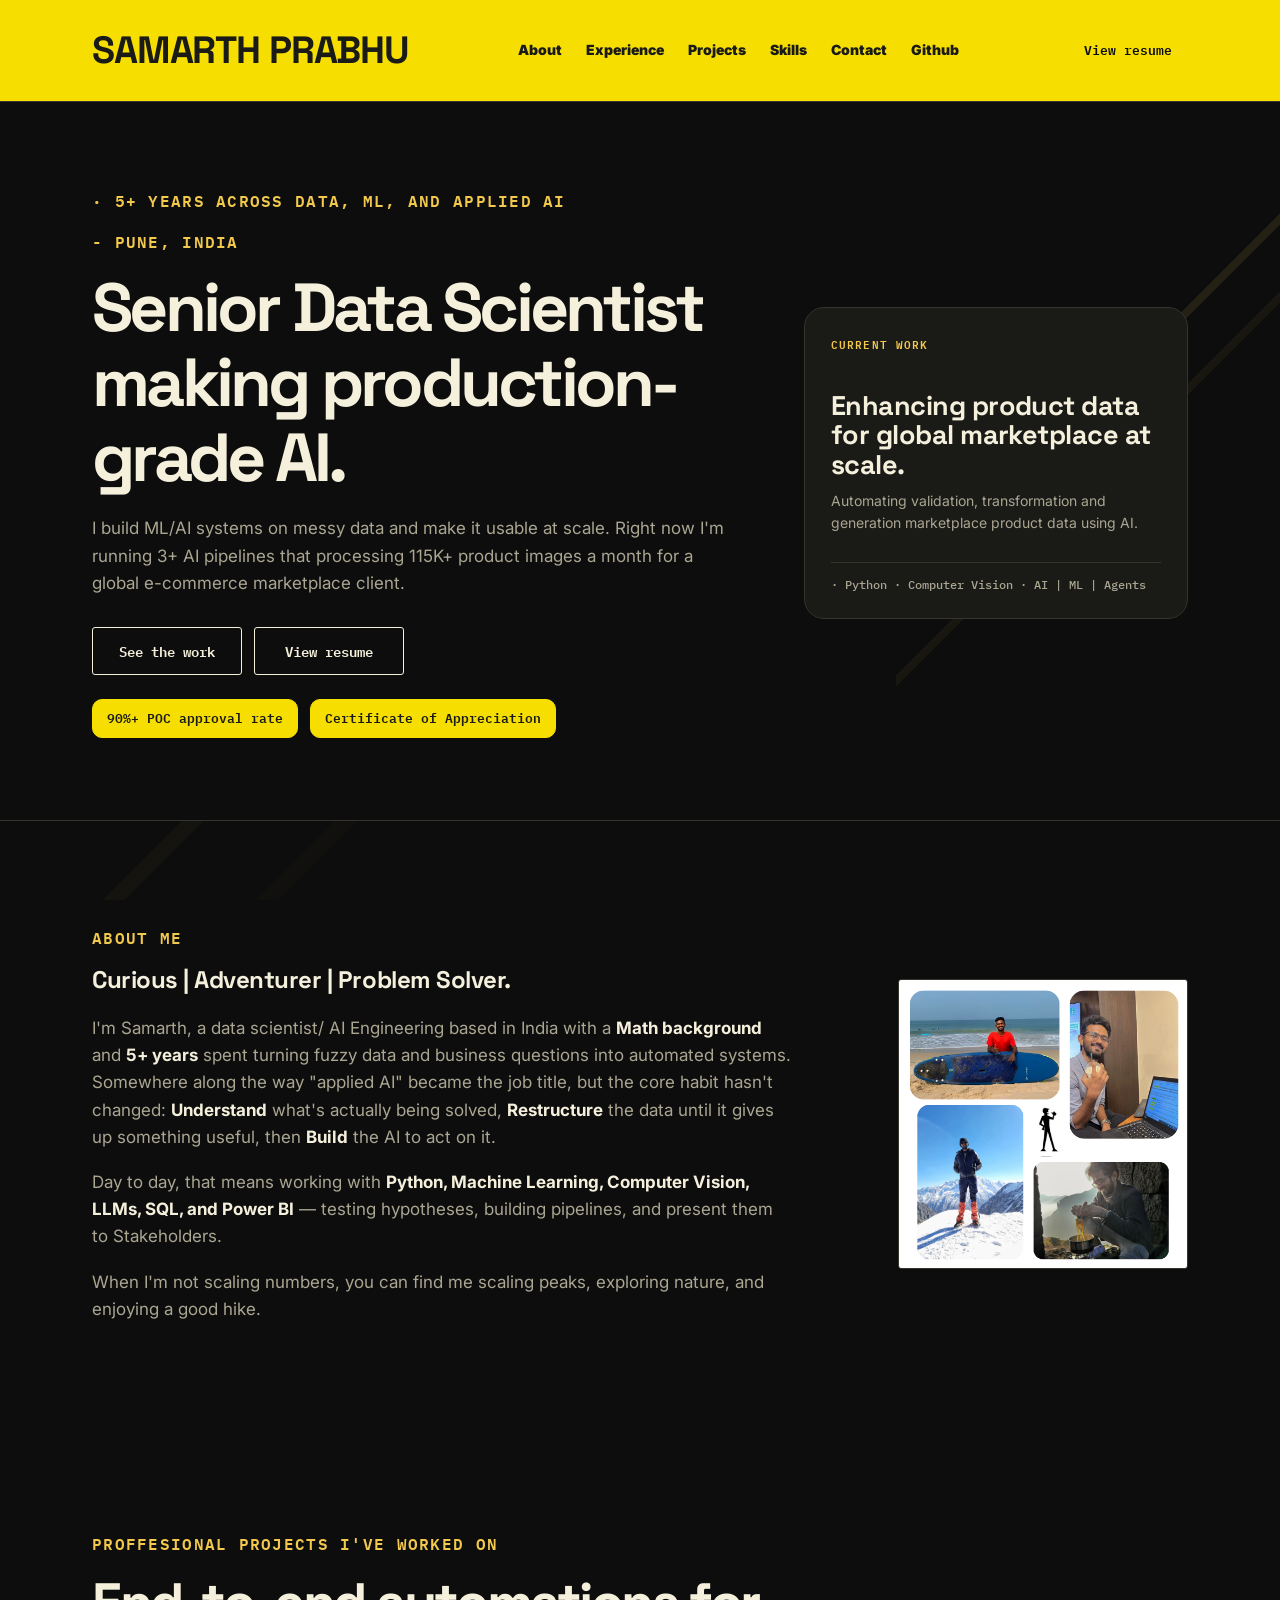
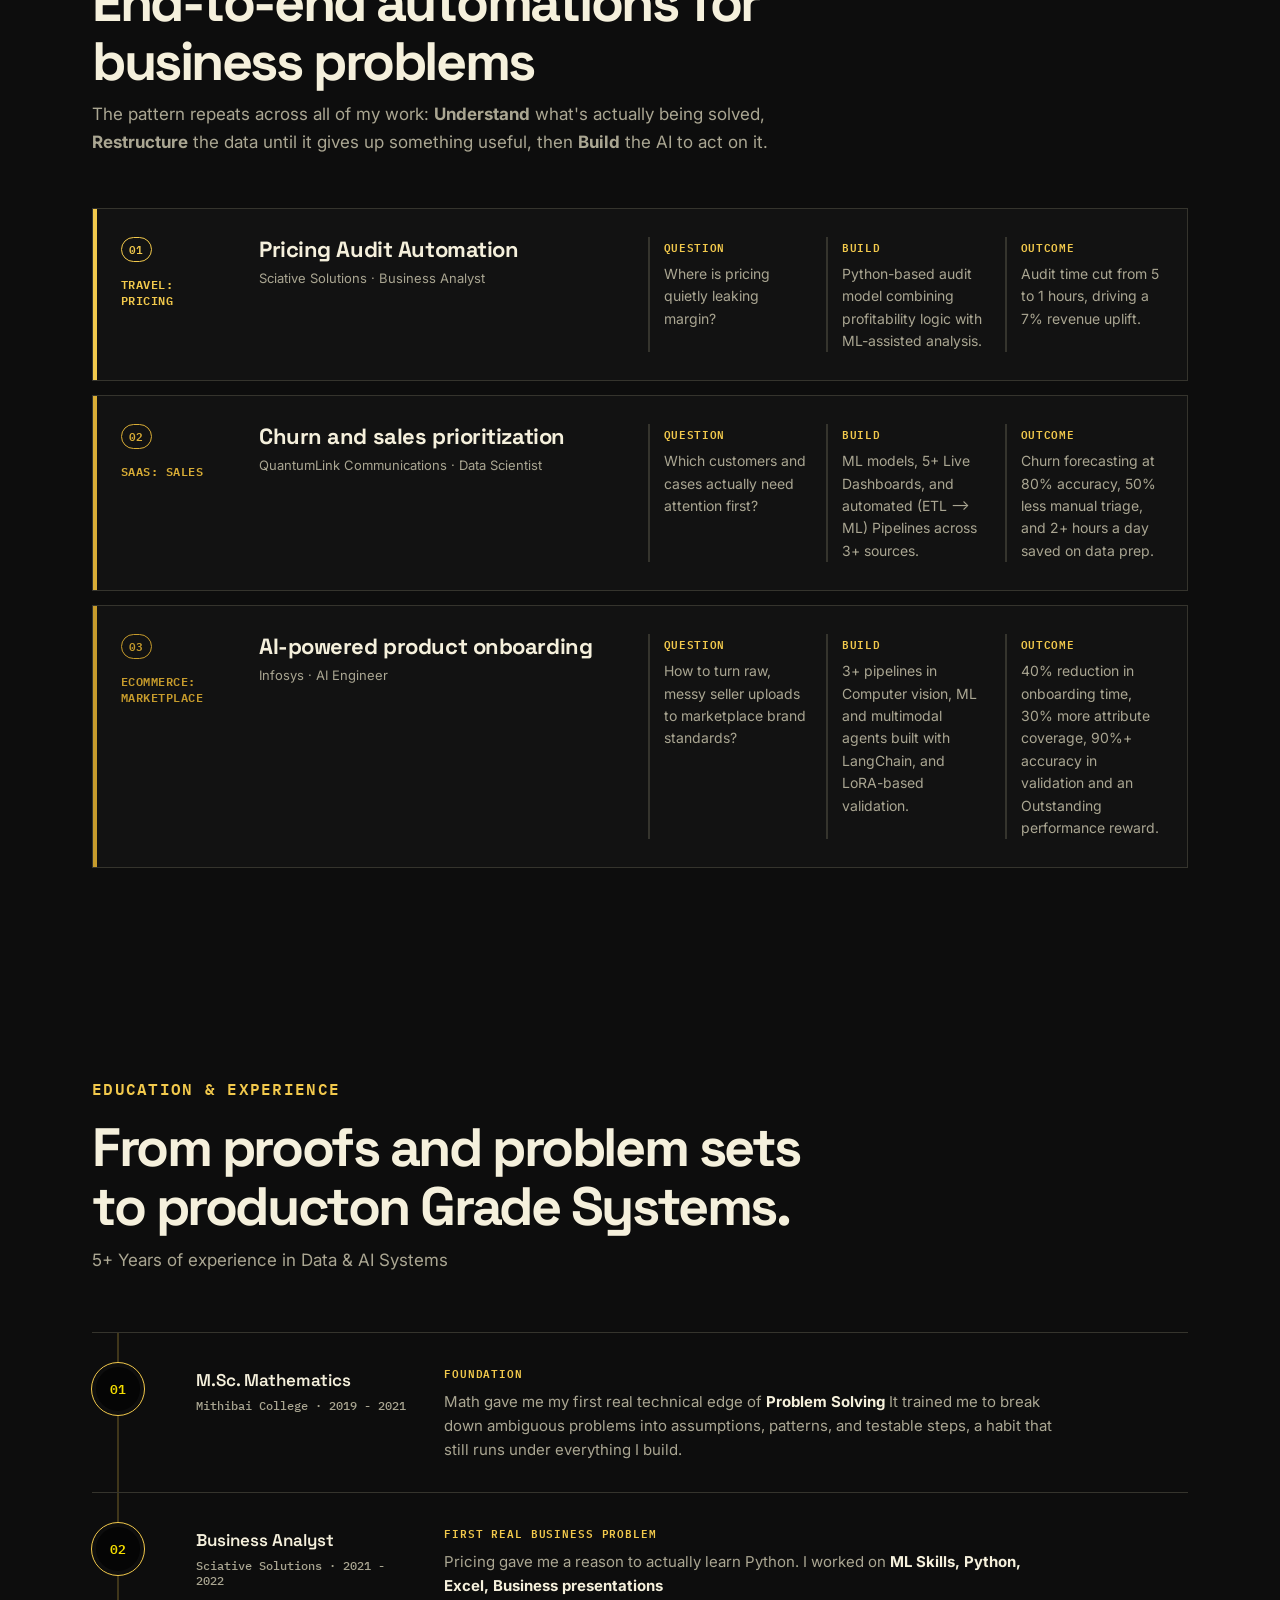
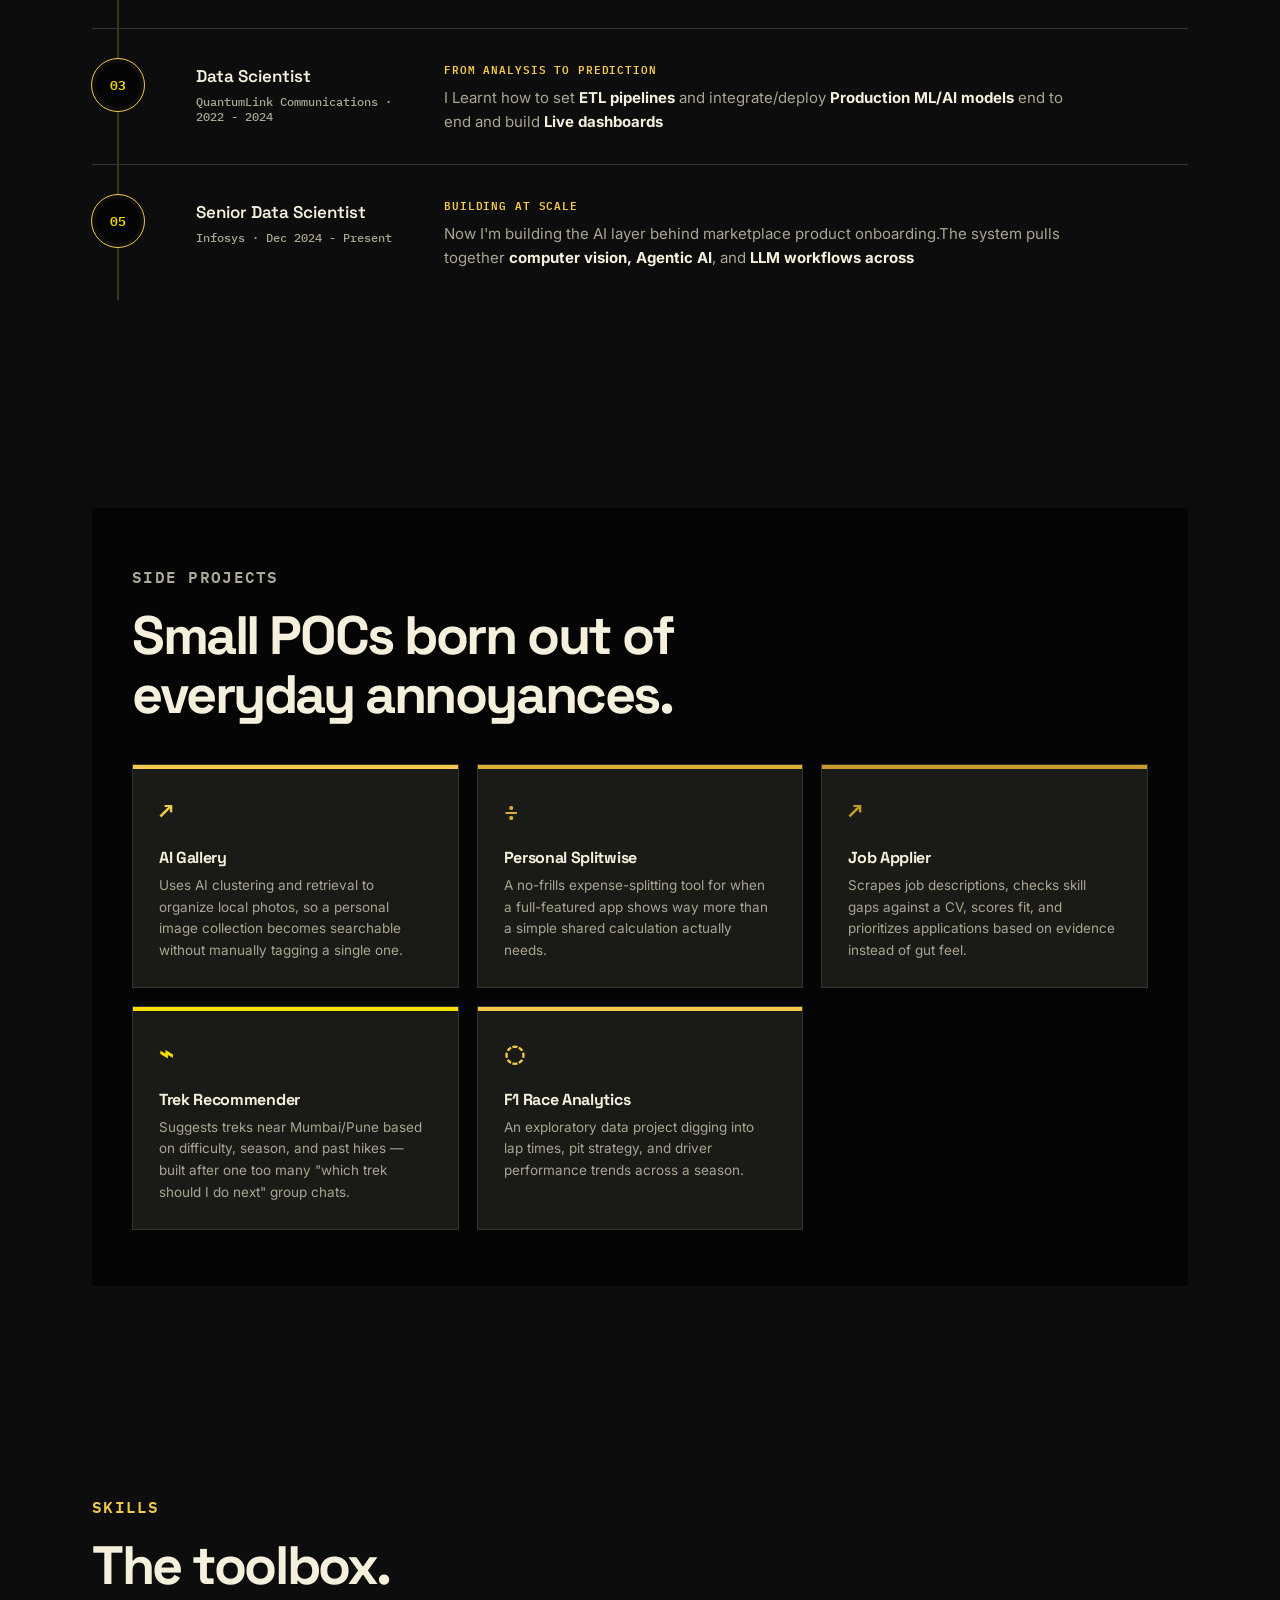
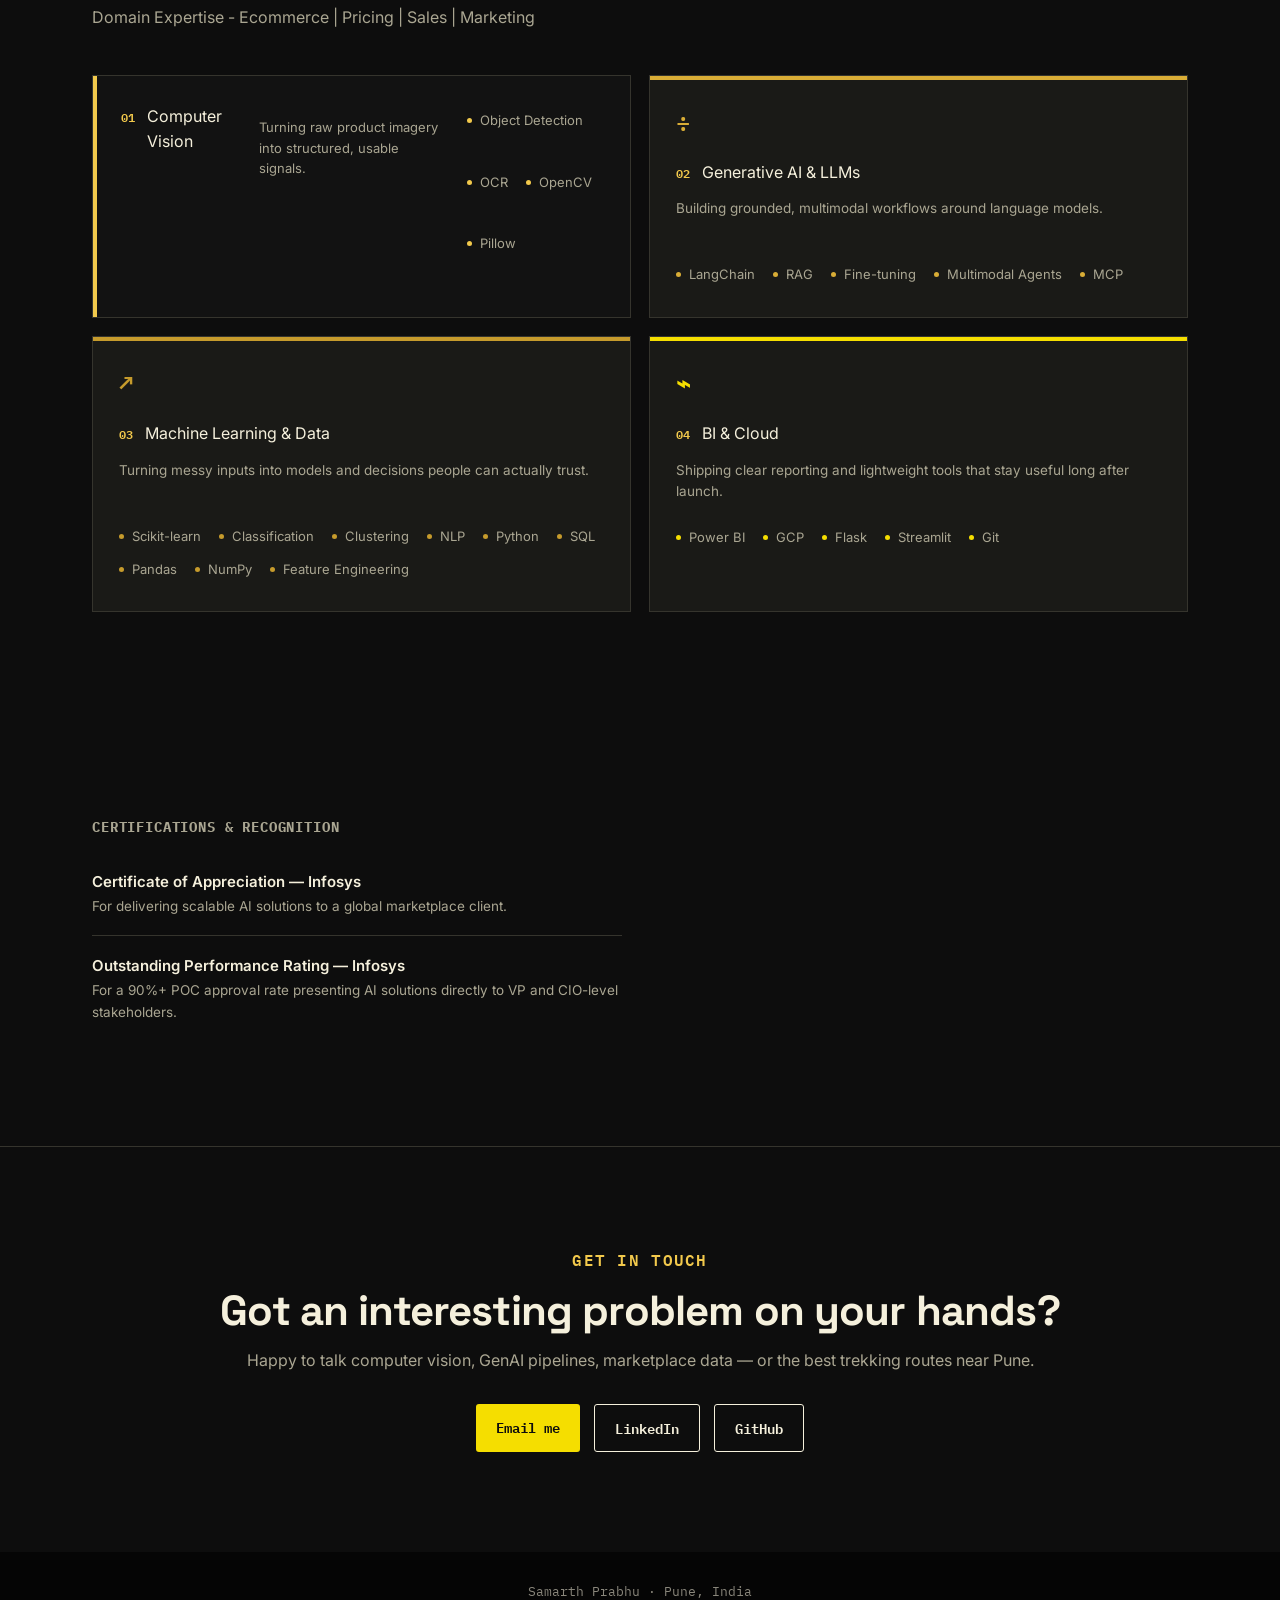
<file: index.html>
﻿<!DOCTYPE html>
<html lang="en">
<head>
<meta charset="UTF-8">
<meta name="viewport" content="width=device-width, initial-scale=1.0">
<title>Samarth Prabhu, Senior Data Scientist, Applied AI & Computer Vision</title>
<meta name="description" content="Samarth Prabhu — Senior Data Scientist building computer vision and GenAI pipelines for e-commerce.">
<link rel="preconnect" href="https://fonts.googleapis.com">
<link rel="preconnect" href="https://fonts.gstatic.com" crossorigin>
<link href="https://fonts.googleapis.com/css2?family=Space+Grotesk:wght@500;600;700&family=Inter:wght@400;500;600&family=IBM+Plex+Mono:wght@500;600&display=swap" rel="stylesheet">
<link rel="stylesheet" href="styles.css">
</head>
<body>

<!--NAVIGATION-->
<header class="nav">
  <div class="nav-inner">
    <div class="logo"><strong>SAMARTH PRABHU</strong></div>
    <nav class="links">
      <a href="#about">About</a>
      <a href="#experience">Experience</a>
      <a href="#projects">Projects</a>
      <a href="#skills">Skills</a>
      <a href="#contact">Contact</a>
      <a href="https://github.com/Samarth745?tab=repositories" target="_blank">Github</a>
    </nav>
    <a href="resume/Samarth_Prabhu_CV.pdf" target="_blank" rel="noopener noreferrer" class="nav-cta">View resume</a>
  </div>
</header>

<!-- INTRO -->
<section class="hero">
  <div class="wrap">
    <div class="hero-copy">
      <div class="eyebrow">· 5+ years across data, ML, and applied AI</div>
      <div class="eyebrow"> -  Pune, India </div>
      <h1>Senior Data Scientist making <span class="">production-grade AI</span>.</h1>
      <p class="sub">I build ML/AI systems on messy data and make it usable at scale. 
        Right now I'm running 3+ AI pipelines that processing 115K+ product images a month for a global e-commerce marketplace client.</p>
      <div class="hero-cta">
        <a href="#experience" class="btn btn-secondary">See the work</a>
        <a href="resume/Samarth_Prabhu_CV.pdf" target="_blank" rel="noopener noreferrer" class="btn btn-secondary">View resume</a>
      </div>
      <div class="hero-badges">
        <span class="badge b1">90%+ POC approval rate</span>
        <span class="badge b2">Certificate of Appreciation</span>
      </div>
    </div>
    <aside class="hero-panel" aria-label="Current focus">
      <div class="hero-panel-label">Current Work</div>
      <h2>Enhancing product data for global marketplace at scale.</h2>
      <p>Automating validation, transformation and generation marketplace product data using AI.</p>
      <div class="hero-panel-line">· Python · Computer Vision · AI | ML | Agents</div>
    </aside>
  </div>
</section>

<section id="about">
  <div class="wrap">
    <div class="about-layout">
      <div>
        <div class="eyebrow">About me</div>
        <h2>Curious | Adventurer | Problem Solver.</h2>
        <div class="about-copy">
          <p>I'm Samarth, a data scientist/ AI Engineering based in India 
            with a <strong>Math background</strong> and <strong>5+ years</strong> 
            spent turning fuzzy data and business questions into automated systems. 
            Somewhere along the way "applied AI" became the job title, but the core habit hasn't changed: 
             <strong>Understand</strong> what's actually being solved, 
             <strong>Restructure</strong> the data until it gives up something useful, 
            then <strong>Build</strong> the AI to act on it.</p>
          <p>Day to day, that means working with <strong>Python, Machine Learning, Computer Vision, LLMs, SQL, and Power BI</strong>
             — testing hypotheses, building pipelines, and present them to Stakeholders.</p>
          <p>When I'm not scaling numbers, you can find me scaling peaks, exploring nature, 
            and enjoying a good hike.</p>
        </div>
      </div>
      <img class="about-image" src="images/image_compaliion.png" alt="Samarth Prabhu working and exploring outdoors">
    </div>
  </div>
</section>

<!--PROJECTS-->
<section id="projects">
  <div class="wrap">
    <div class="sec-head">
      <div class="eyebrow">Proffesional Projects I've worked on</div>
      <h2>End-to-end automations for business problems</h2>
      <p class="workflow-intro">The pattern repeats across all of my work: 
        <strong>Understand</strong> what's actually being solved, 
             <strong>Restructure</strong> the data until it gives up something useful, 
            then <strong>Build</strong> the AI to act on it. </p>


    </div>
    <div class="workflow-list">
      <article class="workflow">
        <div class="workflow-number">TRAVEL: PRICING</div>
        <div><h3>Pricing Audit Automation</h3>
          <p class="workflow-sub">Sciative Solutions · Business Analyst</p></div>
        <div class="workflow-detail">
          <div><strong>Question</strong><span>Where is pricing quietly leaking margin?</span></div>
          <div><strong>Build</strong><span>Python-based audit model combining profitability logic with ML-assisted analysis.</span></div>
          <div><strong>Outcome</strong><span>Audit time cut from 5 to 1 hours, driving a 7% revenue uplift.</span></div>
        </div>
      </article>
      <article class="workflow">
        <div class="workflow-number">SAAS: SALES</div>
        <div><h3>Churn and sales prioritization</h3><p class="workflow-sub">QuantumLink Communications · Data Scientist</p></div>
        <div class="workflow-detail">
          <div><strong>Question</strong><span>Which customers and cases actually need attention first?</span></div>
          <div><strong>Build</strong><span>ML models, 5+ Live Dashboards, and automated (ETL --> ML) Pipelines across 3+ sources.</span></div>
          <div><strong>Outcome</strong><span>Churn forecasting at 80% accuracy, 50% less manual triage,
             and 2+ hours a day saved on data prep.</span></div>
        </div>
      </article>
      <article class="workflow">
        <div class="workflow-number">ECOMMERCE: MARKETPLACE</div>
        <div><h3>AI-powered product onboarding</h3><p class="workflow-sub">Infosys · AI Engineer</p></div>
        <div class="workflow-detail">
          <div><strong>Question</strong><span>How to turn raw, messy seller uploads to marketplace brand standards?</span></div>
          <div><strong>Build</strong><span>3+ pipelines in Computer vision, ML and multimodal agents built with LangChain, and LoRA-based validation.</span></div>
          <div><strong>Outcome</strong><span>40% reduction in onboarding time, 30% more attribute coverage,
            90%+ accuracy in validation and an Outstanding performance reward.</span></div>
        </div>
      </article>
    </div>
  </div>
</section>

<!--JOURNEY-->
<section id="experience">
  <div class="wrap">
    <div class="sec-head">
      <div class="eyebrow">Education & Experience</div>
      <h2>From proofs and problem sets to producton Grade Systems.</h2>
      <p class="journey-intro">5+ Years of experience in Data & AI Systems</p>
    </div>
    <div class="journey" aria-label="Career timeline">
      <article class="journey-step">
        <div class="journey-index">01</div>
        <div class="journey-heading"><div class="journey-role">M.Sc. Mathematics</div><div class="journey-place">Mithibai College · 2019 - 2021</div></div>
        <div class="journey-copy"><span class="journey-label">Foundation</span>Math gave me my first real technical edge of <strong>Problem Solving</strong> It trained me to break down ambiguous problems into assumptions, patterns, and testable steps, 
          a habit that still runs under everything I build.</div>
      </article>
      <article class="journey-step">
        <div class="journey-index">02</div>
        <div class="journey-heading"><div class="journey-role">Business Analyst</div><div class="journey-place">Sciative Solutions · 2021 - 2022</div></div>
        <div class="journey-copy"><span class="journey-label">First real business problem</span>Pricing gave me a reason to actually learn Python. I worked on <strong>ML Skills, Python, Excel, Business presentations</strong></div>
      </article>
      <article class="journey-step">
        <div class="journey-index">03</div>
        <div class="journey-heading"><div class="journey-role">Data Scientist</div><div class="journey-place">QuantumLink Communications · 2022 - 2024</div></div>
        <div class="journey-copy"><span class="journey-label">From analysis to prediction</span>I Learnt how to set <strong>ETL pipelines</strong> and integrate/deploy <strong>Production ML/AI models</strong> end to end and build <strong>Live dashboards</strong></div>
      </article>
      
      <article class="journey-step">
        <div class="journey-index">05</div>
        <div class="journey-heading"><div class="journey-role">Senior Data Scientist</div><div class="journey-place">Infosys · Dec 2024 - Present</div></div>
        <div class="journey-copy"><span class="journey-label">Building at scale</span>Now I'm building the AI layer behind marketplace product onboarding.The system pulls together <strong>computer vision, Agentic AI</strong>, and <strong>LLM workflows across</strong></div>
      </article>
    </div>
  </div>
</section>

<!--SIDE PROJECTS-->
<section>
  <div class="wrap">
    <div class="side-wrap">
      <div class="sec-head">
        <div class="eyebrow eyebrow-light">Side Projects</div>
        <h2>Small POCs born out of everyday annoyances.</h2>
      </div>
      <div class="side-content">
        <div class="sticker-grid">
        <div class="sticker-card">
          <span class="emoji">🖼️</span>
          <h4>AI Gallery</h4>
          <p>Uses AI clustering and retrieval to organize local photos, so a personal image collection becomes searchable without manually tagging a single one.</p>
        </div>
        <div class="sticker-card">
          <span class="emoji">➗</span>
          <h4>Personal Splitwise</h4>
          <p>A no-frills expense-splitting tool for when a full-featured app shows way more than a simple shared calculation actually needs.</p>
        </div>
        <div class="sticker-card">
          <span class="emoji">🔗</span>
          <h4>Job Applier</h4>
          <p>Scrapes job descriptions, checks skill gaps against a CV, scores fit, and prioritizes applications based on evidence instead of gut feel.</p>
        </div>
        <div class="sticker-card">
          <span class="emoji">🥾</span>
          <h4>Trek Recommender</h4>
          <p>Suggests treks near Mumbai/Pune based on difficulty, season, and past hikes — built after one too many "which trek should I do next" group chats.</p>
        </div>
        <div class="sticker-card">
          <span class="emoji">🏎️</span>
          <h4>F1 Race Analytics</h4>
          <p>An exploratory data project digging into lap times, pit strategy, and driver performance trends across a season.</p>
        </div>
        </div>
      </div>
    </div>
  </div>
</section>

<!--SKILLS -->
<section id="skills">
  <div class="wrap">
    <div class="sec-head">
      <div class="eyebrow">Skills</div>
      <h2>The toolbox.</h2>
      <p>Domain Expertise - Ecommerce | Pricing | Sales | Marketing</p>
    </div>
    <div class="toolbox-grid">
    <div class="workflow">
      <div class="cat-heading"><span class="cat-number">01</span><span class="cat-name">Computer Vision</span></div>
      <p class="cat-summary">Turning raw product imagery into structured, usable signals.</p>
      <div class="pill-row">
        <span class="pill c1">Object Detection</span><span class="pill c1">OCR</span><span class="pill c1">OpenCV</span><span class="pill c1">Pillow</span>
      </div>
    </div>
    <div class="sticker-card">
      <div class="cat-heading"><span class="cat-number">02</span><span class="cat-name">Generative AI & LLMs</span></div>
      <p class="cat-summary">Building grounded, multimodal workflows around language models.</p>
      <div class="pill-row">
        <span class="pill c2">LangChain</span><span class="pill c2">RAG</span><span class="pill c2">Fine-tuning</span><span class="pill c2">Multimodal Agents</span><span class="pill c2">MCP</span>
      </div>
    </div>
    <div class="sticker-card">
      <div class="cat-heading"><span class="cat-number">03</span><span class="cat-name">Machine Learning & Data</span></div>
      <p class="cat-summary">Turning messy inputs into models and decisions people can actually trust.</p>
      <div class="pill-row">
        <span class="pill c3">Scikit-learn</span><span class="pill c3">Classification</span><span class="pill c3">Clustering</span><span class="pill c3">NLP</span><span class="pill c3">Python</span><span class="pill c3">SQL</span><span class="pill c3">Pandas</span><span class="pill c3">NumPy</span><span class="pill c3">Feature Engineering</span>
      </div>
    </div>
    <div class="sticker-card">
      <div class="cat-heading"><span class="cat-number">04</span><span class="cat-name">BI & Cloud</span></div>
      <p class="cat-summary">Shipping clear reporting and lightweight tools that stay useful long after launch.</p>
      <div class="pill-row">
        <span class="pill c4">Power BI</span><span class="pill c4">GCP</span><span class="pill c4">Flask</span><span class="pill c4">Streamlit</span><span class="pill c4">Git</span>
      </div>
    </div>

  </div>
</section>

<!--CERTIFICATIONS & EDUCATION-->
<section>
  <div class="wrap">
    <div class="two-col">
      <div class="list-block">
        <h3>Certifications & Recognition</h3>
        <div class="list-item">
          <div class="t1">Certificate of Appreciation — Infosys</div>
          <div class="t2">For delivering scalable AI solutions to a global marketplace client.</div>
        </div>
        <div class="list-item">
          <div class="t1">Outstanding Performance Rating — Infosys</div>
          <div class="t2">For a 90%+ POC approval rate presenting AI solutions directly to VP and CIO-level stakeholders.</div>
        </div>

        </div>
        
      </div>
    </div>
  </div>
</section>

<!--CONTACT-->
<section id="contact" class="contact">
  <div class="wrap">
    <div class="eyebrow">Get in touch</div>
    <h2>Got an interesting problem on your hands?</h2>
    <p>Happy to talk computer vision, GenAI pipelines, marketplace data — or the best trekking routes near Pune.</p>
    <div class="contact-links">
      <a href="mailto:prabhusamarth001@gmail.com" class="btn btn-primary">Email me</a>
      <a href="https://www.linkedin.com/in/samarth-prabhu/" target="_blank" rel="noopener noreferrer" class="btn btn-secondary">LinkedIn</a>
      <a href="https://github.com/samarth745" target="_blank" rel="noopener noreferrer" class="btn btn-secondary">GitHub</a>
    </div>
  </div>
</section>

<footer>Samarth Prabhu · Pune, India</footer>

  <script src="script.js" defer></script>
</body>
</html>
</file>
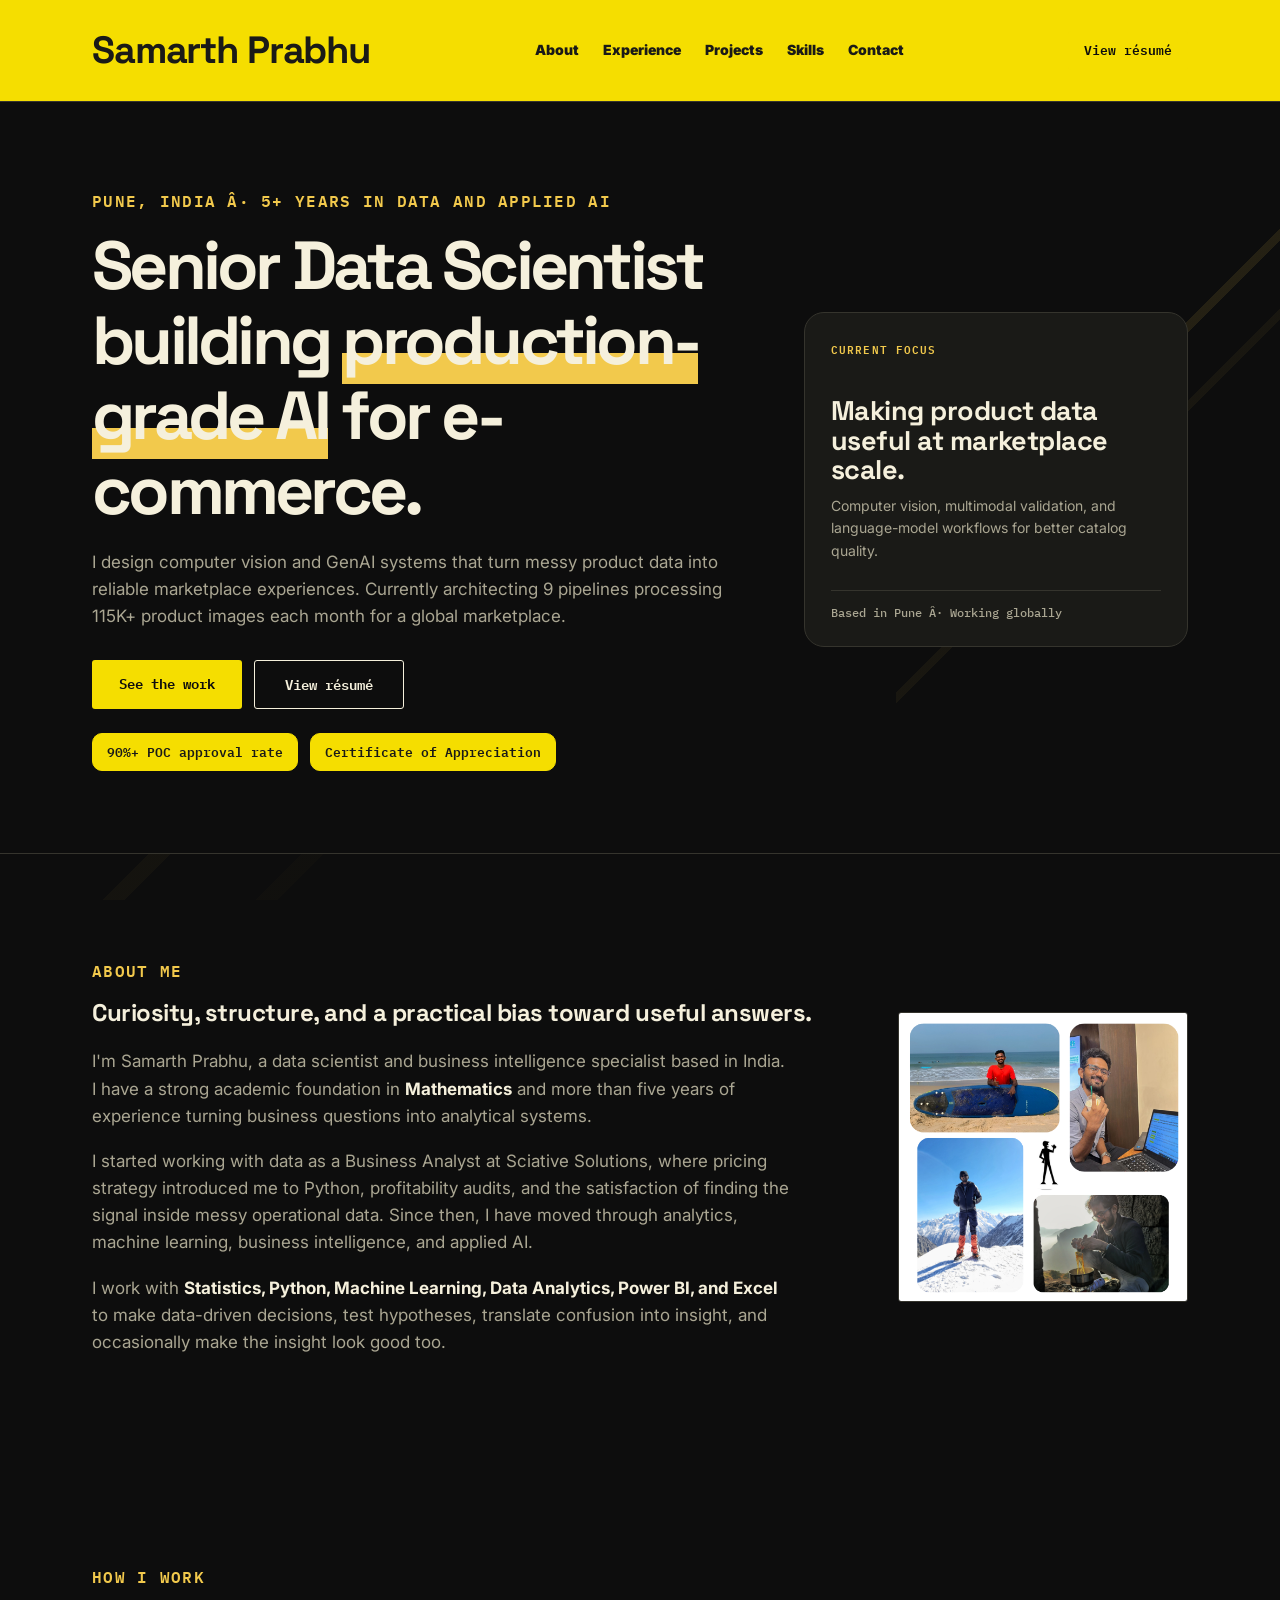
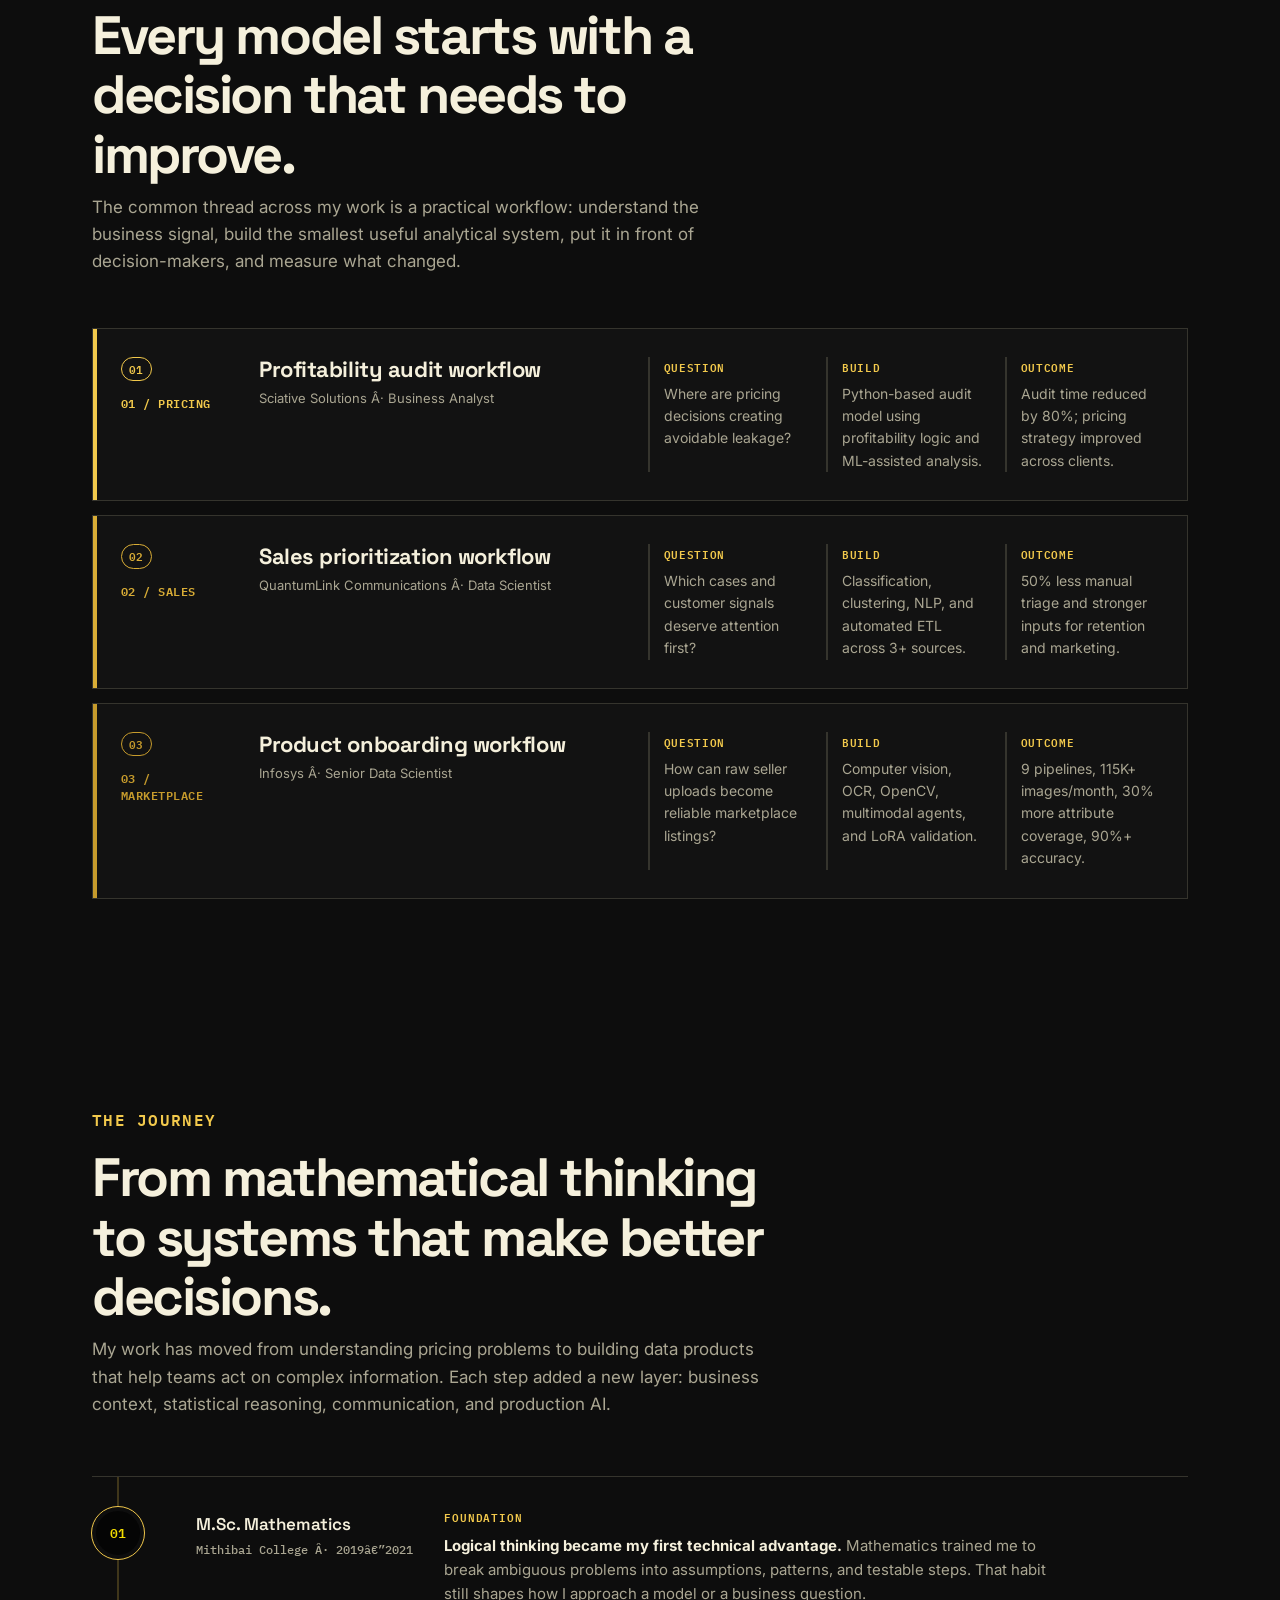
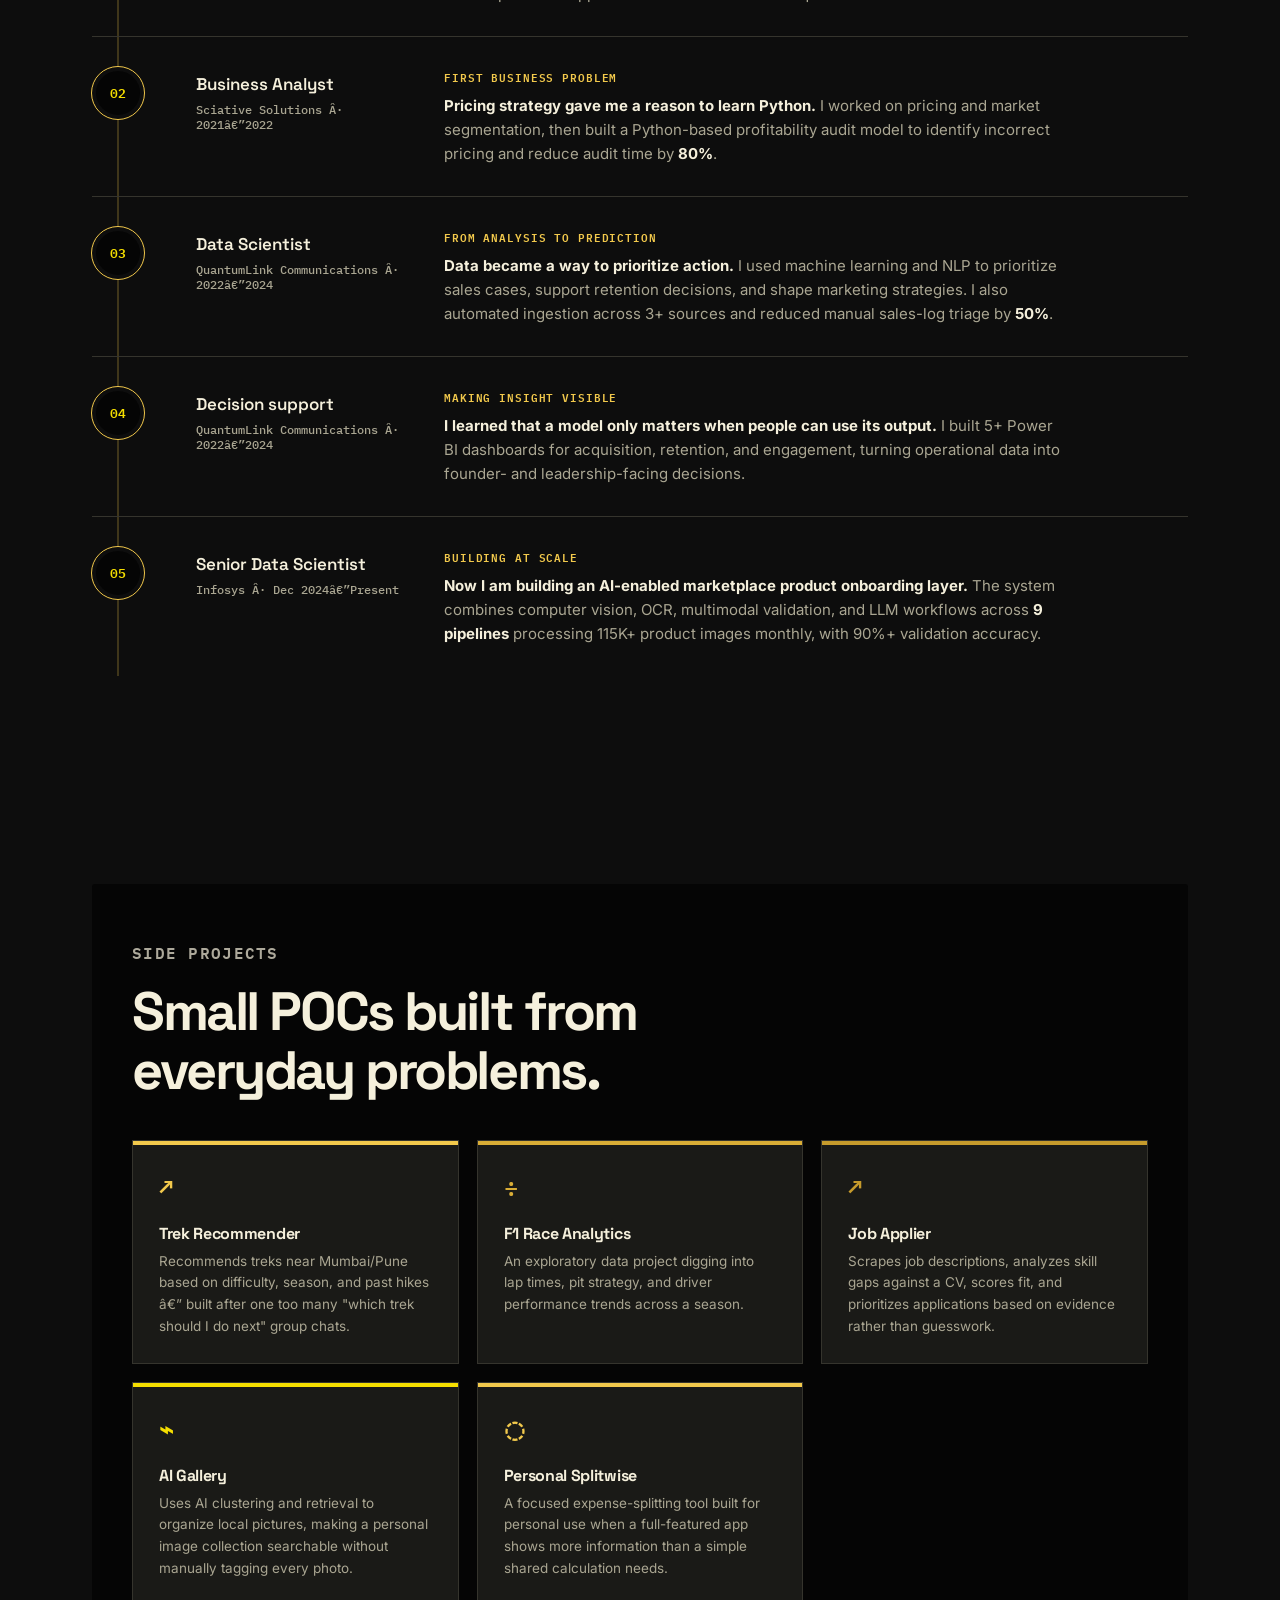
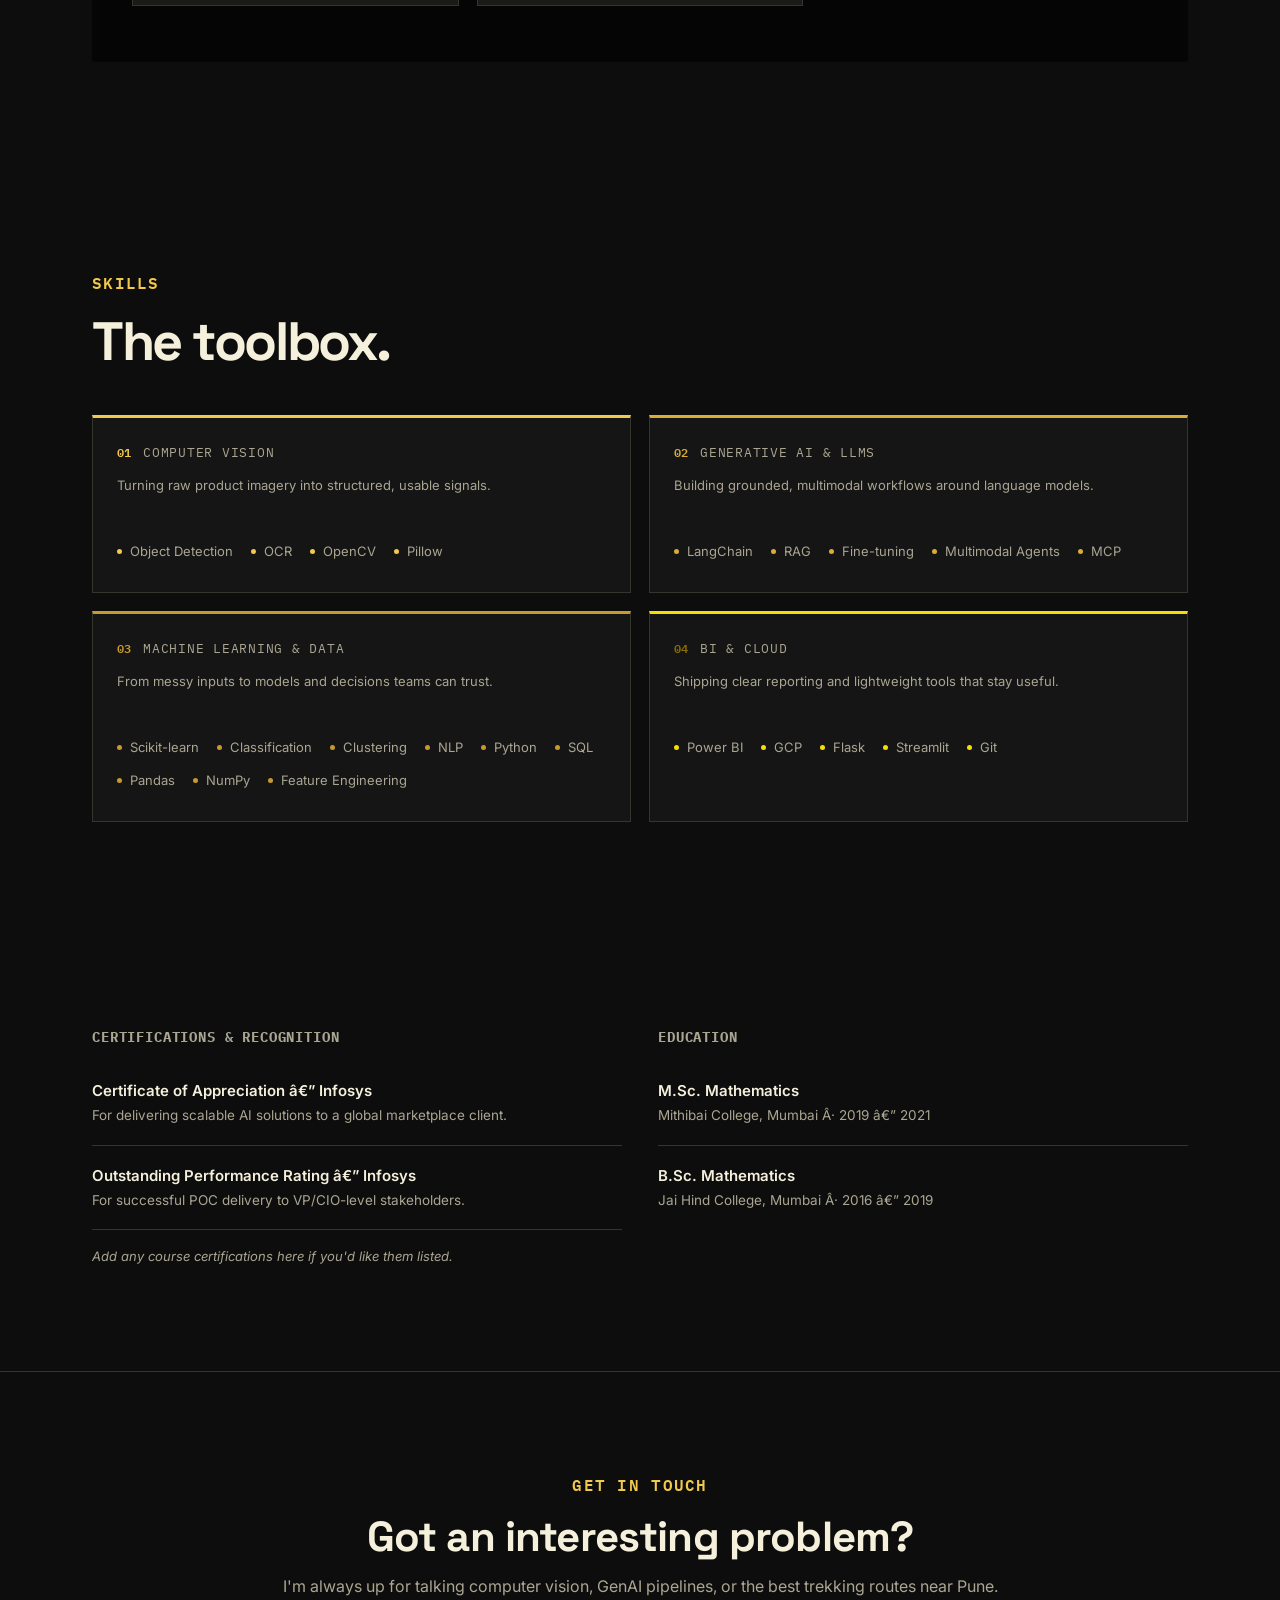
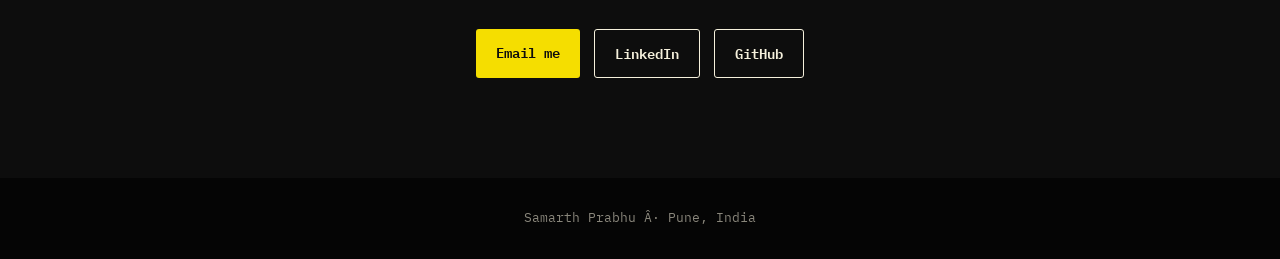
<file: website.html>
﻿<!DOCTYPE html>
<html lang="en">
<head>
<meta charset="UTF-8">
<meta name="viewport" content="width=device-width, initial-scale=1.0">
<title>Samarth Prabhu â€” Senior Data Scientist, Applied AI & Computer Vision</title>
<meta name="description" content="Samarth Prabhu â€” Senior Data Scientist building computer vision and GenAI pipelines for e-commerce.">
<link rel="preconnect" href="https://fonts.googleapis.com">
<link rel="preconnect" href="https://fonts.gstatic.com" crossorigin>
<link href="https://fonts.googleapis.com/css2?family=Space+Grotesk:wght@500;600;700&family=Inter:wght@400;500;600&family=IBM+Plex+Mono:wght@500;600&display=swap" rel="stylesheet">
<link rel="stylesheet" href="styles.css">
</head>
<body>

<!-- =========================================================
     NAVIGATION
     ========================================================= -->
<header class="nav">
  <div class="nav-inner">
    <div class="logo">Samarth Prabhu</div>
    <nav class="links">
      <a href="#about">About</a>
      <a href="#experience">Experience</a>
      <a href="#projects">Projects</a>
      <a href="#skills">Skills</a>
      <a href="#contact">Contact</a>
    </nav>
    <a href="resume/Samarth_Prabhu_CV.pdf" target="_blank" rel="noopener noreferrer" class="nav-cta">View résumé</a>
  </div>
</header>

<!-- =========================================================
     HERO â€” edit the headline, subtext, and badges below
     ========================================================= -->
<section class="hero">
  <div class="wrap">
    <div class="hero-copy">
      <div class="eyebrow">Pune, India Â· 5+ years in data and applied AI</div>
      <h1>Senior Data Scientist building <span class="highlight">production-grade AI</span> for e-commerce.</h1>
      <p class="sub">I design computer vision and GenAI systems that turn messy product data into reliable marketplace experiences. Currently architecting 9 pipelines processing 115K+ product images each month for a global marketplace.</p>
      <div class="hero-cta">
        <a href="#experience" class="btn btn-primary">See the work</a>
        <a href="resume/Samarth_Prabhu_CV.pdf" target="_blank" rel="noopener noreferrer" class="btn btn-secondary">View résumé</a>
      </div>
      <div class="hero-badges">
        <span class="badge b1">90%+ POC approval rate</span>
        <span class="badge b2">Certificate of Appreciation</span>
      </div>
    </div>
    <aside class="hero-panel" aria-label="Current focus">
      <div class="hero-panel-label">Current focus</div>
      <h2>Making product data useful at marketplace scale.</h2>
      <p>Computer vision, multimodal validation, and language-model workflows for better catalog quality.</p>
      <div class="hero-panel-line">Based in Pune Â· Working globally</div>
    </aside>
  </div>
</section>

<section id="about">
  <div class="wrap">
    <div class="about-layout">
      <div>
        <div class="eyebrow">About me</div>
        <h2>Curiosity, structure, and a practical bias toward useful answers.</h2>
        <div class="about-copy">
          <p>I'm Samarth Prabhu, a data scientist and business intelligence specialist based in India. I have a strong academic foundation in <strong>Mathematics</strong> and more than five years of experience turning business questions into analytical systems.</p>
          <p>I started working with data as a Business Analyst at Sciative Solutions, where pricing strategy introduced me to Python, profitability audits, and the satisfaction of finding the signal inside messy operational data. Since then, I have moved through analytics, machine learning, business intelligence, and applied AI.</p>
          <p>I work with <strong>Statistics, Python, Machine Learning, Data Analytics, Power BI, and Excel</strong> to make data-driven decisions, test hypotheses, translate confusion into insight, and occasionally make the insight look good too.</p>
        </div>
      </div>
      <img class="about-image" src="images/image_compaliion.png" alt="Samarth Prabhu working and exploring outdoors">
    </div>
  </div>
</section>

<!-- =========================================================
     PROJECTS
     ========================================================= -->
<section id="projects">
  <div class="wrap">
    <div class="sec-head">
      <div class="eyebrow">How I work</div>
      <h2>Every model starts with a decision that needs to improve.</h2>
      <p class="workflow-intro">The common thread across my work is a practical workflow: understand the business signal, build the smallest useful analytical system, put it in front of decision-makers, and measure what changed.</p>
    </div>
    <div class="workflow-list">
      <article class="workflow">
        <div class="workflow-number">01 / PRICING</div>
        <div><h3>Profitability audit workflow</h3><p class="workflow-sub">Sciative Solutions Â· Business Analyst</p></div>
        <div class="workflow-detail">
          <div><strong>Question</strong><span>Where are pricing decisions creating avoidable leakage?</span></div>
          <div><strong>Build</strong><span>Python-based audit model using profitability logic and ML-assisted analysis.</span></div>
          <div><strong>Outcome</strong><span>Audit time reduced by 80%; pricing strategy improved across clients.</span></div>
        </div>
      </article>
      <article class="workflow">
        <div class="workflow-number">02 / SALES</div>
        <div><h3>Sales prioritization workflow</h3><p class="workflow-sub">QuantumLink Communications Â· Data Scientist</p></div>
        <div class="workflow-detail">
          <div><strong>Question</strong><span>Which cases and customer signals deserve attention first?</span></div>
          <div><strong>Build</strong><span>Classification, clustering, NLP, and automated ETL across 3+ sources.</span></div>
          <div><strong>Outcome</strong><span>50% less manual triage and stronger inputs for retention and marketing.</span></div>
        </div>
      </article>
      <article class="workflow">
        <div class="workflow-number">03 / MARKETPLACE</div>
        <div><h3>Product onboarding workflow</h3><p class="workflow-sub">Infosys Â· Senior Data Scientist</p></div>
        <div class="workflow-detail">
          <div><strong>Question</strong><span>How can raw seller uploads become reliable marketplace listings?</span></div>
          <div><strong>Build</strong><span>Computer vision, OCR, OpenCV, multimodal agents, and LoRA validation.</span></div>
          <div><strong>Outcome</strong><span>9 pipelines, 115K+ images/month, 30% more attribute coverage, 90%+ accuracy.</span></div>
        </div>
      </article>
    </div>
  </div>
</section>

<!-- =========================================================
     JOURNEY
     ========================================================= -->
<section id="experience">
  <div class="wrap">
    <div class="sec-head">
      <div class="eyebrow">The journey</div>
      <h2>From mathematical thinking to systems that make better decisions.</h2>
      <p class="journey-intro">My work has moved from understanding pricing problems to building data products that help teams act on complex information. Each step added a new layer: business context, statistical reasoning, communication, and production AI.</p>
    </div>
    <div class="journey" aria-label="Career timeline">
      <article class="journey-step">
        <div class="journey-index">01</div>
        <div class="journey-heading"><div class="journey-role">M.Sc. Mathematics</div><div class="journey-place">Mithibai College Â· 2019â€”2021</div></div>
        <div class="journey-copy"><span class="journey-label">Foundation</span><strong>Logical thinking became my first technical advantage.</strong> Mathematics trained me to break ambiguous problems into assumptions, patterns, and testable steps. That habit still shapes how I approach a model or a business question.</div>
      </article>
      <article class="journey-step">
        <div class="journey-index">02</div>
        <div class="journey-heading"><div class="journey-role">Business Analyst</div><div class="journey-place">Sciative Solutions Â· 2021â€”2022</div></div>
        <div class="journey-copy"><span class="journey-label">First business problem</span><strong>Pricing strategy gave me a reason to learn Python.</strong> I worked on pricing and market segmentation, then built a Python-based profitability audit model to identify incorrect pricing and reduce audit time by <strong>80%</strong>.</div>
      </article>
      <article class="journey-step">
        <div class="journey-index">03</div>
        <div class="journey-heading"><div class="journey-role">Data Scientist</div><div class="journey-place">QuantumLink Communications Â· 2022â€”2024</div></div>
        <div class="journey-copy"><span class="journey-label">From analysis to prediction</span><strong>Data became a way to prioritize action.</strong> I used machine learning and NLP to prioritize sales cases, support retention decisions, and shape marketing strategies. I also automated ingestion across 3+ sources and reduced manual sales-log triage by <strong>50%</strong>.</div>
      </article>
      <article class="journey-step">
        <div class="journey-index">04</div>
        <div class="journey-heading"><div class="journey-role">Decision support</div><div class="journey-place">QuantumLink Communications Â· 2022â€”2024</div></div>
        <div class="journey-copy"><span class="journey-label">Making insight visible</span><strong>I learned that a model only matters when people can use its output.</strong> I built 5+ Power BI dashboards for acquisition, retention, and engagement, turning operational data into founder- and leadership-facing decisions.</div>
      </article>
      <article class="journey-step">
        <div class="journey-index">05</div>
        <div class="journey-heading"><div class="journey-role">Senior Data Scientist</div><div class="journey-place">Infosys Â· Dec 2024â€”Present</div></div>
        <div class="journey-copy"><span class="journey-label">Building at scale</span><strong>Now I am building an AI-enabled marketplace product onboarding layer.</strong> The system combines computer vision, OCR, multimodal validation, and LLM workflows across <strong>9 pipelines</strong> processing 115K+ product images monthly, with 90%+ validation accuracy.</div>
      </article>
    </div>
  </div>
</section>

<!-- =========================================================
     SIDE PROJECTS â€” copy a .sticker-card block to add one
     ========================================================= -->
<section>
  <div class="wrap">
    <div class="side-wrap">
      <div class="sec-head">
        <div class="eyebrow eyebrow-light">Side Projects</div>
        <h2>Small POCs built from everyday problems.</h2>
      </div>
      <div class="side-content">
        <div class="sticker-grid">
        <div class="sticker-card">
          <span class="emoji">ðŸ¥¾</span>
          <h4>Trek Recommender</h4>
          <p>Recommends treks near Mumbai/Pune based on difficulty, season, and past hikes â€” built after one too many "which trek should I do next" group chats.</p>
        </div>
        <div class="sticker-card">
          <span class="emoji">ðŸŽï¸</span>
          <h4>F1 Race Analytics</h4>
          <p>An exploratory data project digging into lap times, pit strategy, and driver performance trends across a season.</p>
        </div>
        <div class="sticker-card">
          <span class="emoji">â†—</span>
          <h4>Job Applier</h4>
          <p>Scrapes job descriptions, analyzes skill gaps against a CV, scores fit, and prioritizes applications based on evidence rather than guesswork.</p>
        </div>
        <div class="sticker-card">
          <span class="emoji">âŒ˜</span>
          <h4>AI Gallery</h4>
          <p>Uses AI clustering and retrieval to organize local pictures, making a personal image collection searchable without manually tagging every photo.</p>
        </div>
        <div class="sticker-card">
          <span class="emoji">Ã·</span>
          <h4>Personal Splitwise</h4>
          <p>A focused expense-splitting tool built for personal use when a full-featured app shows more information than a simple shared calculation needs.</p>
        </div>
        </div>
      </div>
    </div>
  </div>
</section>

<!-- =========================================================
     SKILLS â€” add/remove <span class="pill ...">Skill</span> as needed
     ========================================================= -->
<section id="skills">
  <div class="wrap">
    <div class="sec-head">
      <div class="eyebrow">Skills</div>
      <h2>The toolbox.</h2>
    </div>
    <div class="toolbox-grid">
    <div class="skill-cat">
      <div class="cat-heading"><span class="cat-number">01</span><span class="cat-name">Computer Vision</span></div>
      <p class="cat-summary">Turning raw product imagery into structured, usable signals.</p>
      <div class="pill-row">
        <span class="pill c1">Object Detection</span><span class="pill c1">OCR</span><span class="pill c1">OpenCV</span><span class="pill c1">Pillow</span>
      </div>
    </div>
    <div class="skill-cat">
      <div class="cat-heading"><span class="cat-number">02</span><span class="cat-name">Generative AI & LLMs</span></div>
      <p class="cat-summary">Building grounded, multimodal workflows around language models.</p>
      <div class="pill-row">
        <span class="pill c2">LangChain</span><span class="pill c2">RAG</span><span class="pill c2">Fine-tuning</span><span class="pill c2">Multimodal Agents</span><span class="pill c2">MCP</span>
      </div>
    </div>
    <div class="skill-cat">
      <div class="cat-heading"><span class="cat-number">03</span><span class="cat-name">Machine Learning & Data</span></div>
      <p class="cat-summary">From messy inputs to models and decisions teams can trust.</p>
      <div class="pill-row">
        <span class="pill c3">Scikit-learn</span><span class="pill c3">Classification</span><span class="pill c3">Clustering</span><span class="pill c3">NLP</span><span class="pill c3">Python</span><span class="pill c3">SQL</span><span class="pill c3">Pandas</span><span class="pill c3">NumPy</span><span class="pill c3">Feature Engineering</span>
      </div>
    </div>
    <div class="skill-cat">
      <div class="cat-heading"><span class="cat-number">04</span><span class="cat-name">BI & Cloud</span></div>
      <p class="cat-summary">Shipping clear reporting and lightweight tools that stay useful.</p>
      <div class="pill-row">
        <span class="pill c4">Power BI</span><span class="pill c4">GCP</span><span class="pill c4">Flask</span><span class="pill c4">Streamlit</span><span class="pill c4">Git</span>
      </div>
    </div>
    </div>
  </div>
</section>

<!-- =========================================================
     CERTIFICATIONS & EDUCATION
     ========================================================= -->
<section>
  <div class="wrap">
    <div class="two-col">
      <div class="list-block">
        <h3>Certifications & Recognition</h3>
        <div class="list-item">
          <div class="t1">Certificate of Appreciation â€” Infosys</div>
          <div class="t2">For delivering scalable AI solutions to a global marketplace client.</div>
        </div>
        <div class="list-item">
          <div class="t1">Outstanding Performance Rating â€” Infosys</div>
          <div class="t2">For successful POC delivery to VP/CIO-level stakeholders.</div>
        </div>
        <div class="note-box">Add any course certifications here if you'd like them listed.</div>
      </div>
      <div class="list-block">
        <h3>Education</h3>
        <div class="list-item">
          <div class="t1">M.Sc. Mathematics</div>
          <div class="t2">Mithibai College, Mumbai Â· 2019 â€” 2021</div>
        </div>
        <div class="list-item">
          <div class="t1">B.Sc. Mathematics</div>
          <div class="t2">Jai Hind College, Mumbai Â· 2016 â€” 2019</div>
        </div>
      </div>
    </div>
  </div>
</section>

<!-- =========================================================
     CONTACT
     ========================================================= -->
<section id="contact" class="contact">
  <div class="wrap">
    <div class="eyebrow">Get in touch</div>
    <h2>Got an interesting problem?</h2>
    <p>I'm always up for talking computer vision, GenAI pipelines, or the best trekking routes near Pune.</p>
    <div class="contact-links">
      <a href="mailto:prabhusamarth001@gmail.com" class="btn btn-primary">Email me</a>
      <a href="https://www.linkedin.com/in/samarth-prabhu/" target="_blank" rel="noopener noreferrer" class="btn btn-secondary">LinkedIn</a>
      <a href="https://github.com/samarth745" target="_blank" rel="noopener noreferrer" class="btn btn-secondary">GitHub</a>
    </div>
  </div>
</section>

<footer>Samarth Prabhu Â· Pune, India</footer>

  <script src="script.js" defer></script>
</body>
</html>
</file>
<file: styles.css>
:root{
  --ink:#f5f0dc;
  --paper:#0d0d0d;
  --offwhite:#1a1a17;
  --coral:#f2c94c;
  --violet:#d9ad36;
  --yellow:#F5DE00;
  --teal:#c69b2c;
  --muted:#aaa692;
  --border:#35342d;
  --black: #28282B
  --radius:6px;
  --maxw:1160px;
}
*{box-sizing:border-box;margin:0;padding:0}
html{scroll-behavior:smooth}
body{font-family:'Inter',sans-serif;color:var(--ink);background:var(--paper);line-height:1.6}
body::before{content:"";position:fixed;inset:0;pointer-events:none;background:linear-gradient(135deg,transparent 0 46%,rgba(242,201,76,.035) 46% 47%,transparent 47% 53%,rgba(242,201,76,.02) 53% 54%,transparent 54%);z-index:-1}
h1,h2,h3,h4{font-family:'Space Grotesk',sans-serif;font-weight:700;letter-spacing:-.02em;line-height:1.1}
a{color:inherit;text-decoration:none}
.wrap{max-width:var(--maxw);margin:0 auto;padding:0 32px}
section{padding:104px 0}
.eyebrow{font-family:'IBM Plex Mono',monospace;font-size:25;font-weight:600;text-transform:uppercase;letter-spacing:.08em;color:var(--coral);margin-bottom:16px}
.eyebrow-light{color:rgba(245,240,220,.7)}
.mono{font-family:'IBM Plex Mono',monospace}

header.nav{border-bottom:1px solid var(--border);background:var(--yellow);color:var(--offwhite);padding:20px 0;position:relative;z-index:5}
.nav-inner{max-width:var(--maxw);margin:0 auto;padding:0 32px;display:flex;align-items:center;justify-content:space-between;flex-wrap:wrap;gap:12px}
.logo{font-family:'Space Grotesk',sans-serif;font-weight:700;font-size:38px;letter-spacing:-.03em}
nav.links{display:flex;gap:24px;font-size:14px;font-weight:1000;flex-wrap:wrap}
nav.links a{color:var(--offwhite)}
nav.links a:hover,nav.links a:focus-visible{color:rgba(25,51,52,.7)}
.nav-cta{font-family:'IBM Plex Mono',monospace;font-size:13px;font-weight:600;background:var(--yellow);color:#0d0d0d;padding:9px 16px;border-radius:3px}

.hero{background:var(--paper);color:var(--ink);padding:86px 0 82px;position:relative;overflow:hidden;border-bottom:1px solid var(--border)}
.hero::after{content:"";position:absolute;right:0;top:0;width:30%;height:100%;background:linear-gradient(135deg,transparent 0 45%,rgba(242,201,76,.1) 45% 46%,transparent 46% 52%,rgba(242,201,76,.05) 52% 53%,transparent 53%);pointer-events:none}
.hero .wrap{display:grid;grid-template-columns:minmax(0,1.25fr) minmax(280px,.75fr);gap:72px;align-items:center}
.hero-copy,.hero-panel{position:relative;z-index:1}
.hero h1{font-size:clamp(42px,6vw,68px);max-width:780px;letter-spacing:-.055em}
.hero .highlight{background:linear-gradient(180deg,transparent 64%,var(--coral) 64%)}
.hero p.sub{margin-top:20px;color:var(--muted);max-width:650px;font-size:17px}
.hero-cta{display:flex;gap:12px;margin-top:30px;flex-wrap:wrap}
.btn{font-family:'IBM Plex Mono',monospace;font-size:14px;font-weight:600;padding:12px 20px;border-radius:3px;display:inline-block}
.hero-cta .btn{min-width:150px;text-align:center}
.btn-primary{background:var(--yellow);color:#0d0d0d}
.btn-secondary{background:transparent;color:var(--ink);border:1.5px solid var(--ink)}
.hero-badges{display:flex;gap:12px;margin-top:24px;flex-wrap:wrap}
.badge{font-family:'IBM Plex Mono',monospace;font-size:13px;font-weight:600;border:1.5px solid var(--border);border-radius:3px;padding:8px 14px}
.badge.b1,.badge.b2{background:var(--yellow);border-color:var(--yellow);color:var(--offwhite);border-radius: 10px;}
.hero-panel{border:1px solid var(--border);border-radius:20px;padding:26px;background:var(--offwhite)}
.hero-panel-label{color:var(--coral);font:600 11px 'IBM Plex Mono',monospace;letter-spacing:.1em;text-transform:uppercase}
.hero-panel h2{color:var(--ink);font-size:27px;margin-top:38px}
.hero-panel p{color:var(--muted);font-size:14px;margin-top:10px}
.hero-panel-line{border-top:1px solid var(--border);margin-top:28px;padding-top:14px;color:var(--muted);font:500 12px 'IBM Plex Mono',monospace}

.about-layout{display:grid;grid-template-columns:minmax(0,1fr) 290px;gap:64px;align-items:center}
.about-copy{max-width:700px;font-size:17px;color:var(--muted);margin-top:22px}
.about-copy p+p{margin-top:18px}
.about-copy strong{color:var(--ink)}
.about-image{width:100%;aspect-ratio:1/1;object-fit:cover;border-radius:3px;border:1px solid var(--border)}
.sec-head{margin-bottom:40px;max-width:720px}
.sec-head h2{font-size:clamp(34px,4.5vw,54px);letter-spacing:-.045em}
.sec-head p{color:var(--muted);margin-top:10px}

.journey-intro,.workflow-intro{max-width:680px;color:var(--muted);margin-top:16px;font-size:17px}
.journey{position:relative;margin-top:58px;border-top:1px solid var(--border)}
.journey::before{content:"";position:absolute;left:25px;top:0;bottom:0;border-left:2px solid var(--coral);opacity:.22}
.journey-step{position:relative;display:grid;grid-template-columns:76px 220px minmax(0,1fr);gap:28px;padding:30px 0;border-bottom:1px solid var(--border)}
.journey-step:last-child{border-bottom:0}
.journey-index{position:relative;z-index:1;display:flex;align-items:center;justify-content:center;width:52px;height:52px;background:#050505;border:4px solid var(--paper);outline:1px solid var(--coral);border-radius:50%;color:var(--yellow);font:600 13px 'IBM Plex Mono',monospace}
.journey-heading{padding-top:6px}
.journey-role{font:600 17px 'Space Grotesk',sans-serif}
.journey-place{color:var(--muted);font:500 12px 'IBM Plex Mono',monospace;margin-top:7px}
.journey-copy{color:var(--muted);font-size:15px;max-width:620px}
.journey-copy strong{color:var(--ink)}
.journey-label{display:block;color:var(--coral);font:600 11px 'IBM Plex Mono',monospace;letter-spacing:.08em;text-transform:uppercase;margin-bottom:8px}

.workflow-list{display:grid;gap:14px;margin-top:52px}
.workflow{position:relative;display:grid;grid-template-columns:110px minmax(180px,.7fr) minmax(0,1fr);gap:28px;padding:28px 24px 28px 28px;border:1px solid var(--border);border-radius:var(--radius);background:rgba(255,255,255,.025);overflow:hidden;transition:transform .2s ease,border-color .2s ease,background .2s ease}
.workflow::before{content:"";position:absolute;inset:0 auto 0 0;width:4px;background:var(--coral)}
.workflow:nth-child(2)::before{background:var(--violet)}
.workflow:nth-child(3)::before{background:var(--teal)}
.workflow:hover{transform:translateY(-3px);border-color:rgba(242,201,76,.55);background:rgba(242,201,76,.055)}
.workflow-number{align-self:start;color:var(--coral);font:600 12px 'IBM Plex Mono',monospace;letter-spacing:.04em;line-height:1.35}
.workflow:nth-child(2) .workflow-number{color:var(--violet)}
.workflow:nth-child(3) .workflow-number{color:var(--teal)}
.workflow-number::before{content:"01";display:block;width:max-content;margin-bottom:14px;padding:4px 7px;border:1px solid currentColor;border-radius:999px;font-size:11px}
.workflow:nth-child(2) .workflow-number::before{content:"02"}
.workflow:nth-child(3) .workflow-number::before{content:"03"}
.workflow h3{font-size:22px}
.workflow-sub{color:var(--muted);font-size:13px;margin-top:7px}
.workflow-detail{display:grid;grid-template-columns:repeat(3,1fr);gap:20px;align-self:center}
.workflow-detail div{border-left:2px solid var(--border);padding-left:14px}
.workflow-detail strong{display:block;font:600 11px 'IBM Plex Mono',monospace;text-transform:uppercase;letter-spacing:.06em;color:var(--coral)}
.workflow-detail span{display:block;color:var(--muted);font-size:14px;margin-top:7px}

.side-wrap{background:#050505;border-radius:3px;padding:56px 40px}
.side-wrap .sec-head h2,.side-wrap .sec-head p{color:var(--ink)}
.side-wrap .sec-head p{color:var(--muted)}
.side-content{display:block}
.sticker-grid{display:grid;grid-template-columns:repeat(3,1fr);gap:18px}
.sticker-card{position:relative;background:var(--offwhite);border:1px solid var(--border);border-radius:var(--radius);padding:26px;color:var(--ink);overflow:hidden;transition:transform .2s ease,border-color .2s ease,background .2s ease}
.sticker-card::after{content:"";position:absolute;inset:0 0 auto;height:4px;background:var(--coral)}
.sticker-card:nth-child(2)::after{background:var(--violet)}
.sticker-card:nth-child(3)::after{background:var(--teal)}
.sticker-card:nth-child(4)::after{background:var(--yellow)}
.sticker-card:nth-child(5)::after{background:var(--coral)}
.sticker-card:hover{transform:translateY(-4px) rotate(-.4deg);border-color:rgba(242,201,76,.55);background:#22221e}
.sticker-card .emoji{display:none}
.sticker-card::before{content:"↗";display:block;color:var(--coral);font:600 24px 'IBM Plex Mono',monospace;margin-bottom:20px}
.sticker-card:nth-child(2)::before{content:"÷";color:var(--violet)}
.sticker-card:nth-child(3)::before{content:"↗";color:var(--teal)}
.sticker-card:nth-child(4)::before{content:"⌁";color:var(--yellow)}
.sticker-card:nth-child(5)::before{content:"◌";color:var(--coral)}
.sticker-card h4{font-size:16px;margin-bottom:8px}
.sticker-card p{font-size:13.5px;color:var(--muted)}
.toolbox-grid{display:grid;grid-template-columns:repeat(2,1fr);gap:18px;margin-top:44px}
.skill-cat{margin:0;padding:24px;border:1px solid var(--border);background:rgba(255,255,255,.035);border-top:3px solid var(--coral)}
.skill-cat:nth-child(2){border-top-color:var(--violet)}
.skill-cat:nth-child(3){border-top-color:var(--teal)}
.skill-cat:nth-child(4){border-top-color:var(--yellow)}
.cat-heading{display:flex;align-items:baseline;gap:12px}
.cat-number{font:600 12px 'IBM Plex Mono',monospace;color:var(--coral)}
.skill-cat:nth-child(2) .cat-number{color:var(--violet)}
.skill-cat:nth-child(3) .cat-number{color:var(--teal)}
.skill-cat:nth-child(4) .cat-number{color:#8a6d00}
.skill-cat .cat-name{font-family:'IBM Plex Mono',monospace;font-size:12.5px;text-transform:uppercase;letter-spacing:.06em;color:var(--muted)}
.cat-summary{font-size:13px;color:var(--muted);margin:13px 0 18px;min-height:42px}
.pill-row{display:flex;flex-wrap:wrap;gap:0 18px}
.pill{position:relative;font-size:13px;padding:6px 0;color:var(--muted);white-space:nowrap}
.pill::before{content:"";display:inline-block;width:5px;height:5px;margin:0 8px 2px 0;border-radius:50%;background:var(--border)}
.pill.c1::before{background:var(--coral)}
.pill.c2::before{background:var(--violet)}
.pill.c3::before{background:var(--teal)}
.pill.c4::before{background:var(--yellow)}

.two-col{display:grid;grid-template-columns:1fr 1fr;gap:36px}
.list-block h3{font-size:14px;font-family:'IBM Plex Mono',monospace;text-transform:uppercase;letter-spacing:.06em;color:var(--muted);margin-bottom:16px}
.list-item{padding:18px 0;border-bottom:1px solid var(--border)}
.list-item:last-child{border-bottom:none}
.list-item .t1{font-weight:600;font-size:15px}
.list-item .t2{font-size:13.5px;color:var(--muted);margin-top:2px}
.note-box{margin-top:16px;font-size:13px;color:var(--muted);font-style:italic}

.contact{background:var(--paper);color:var(--ink);text-align:center;padding:100px 0;border-top:1px solid var(--border)}
.contact h2{font-size:clamp(28px,4.5vw,42px);color:var(--ink)}
.contact p{color:var(--muted);margin-top:14px;font-size:16px}
.contact-links{display:flex;gap:14px;justify-content:center;margin-top:30px;flex-wrap:wrap}
.contact .eyebrow{color:var(--coral)}
.contact .btn-primary{background:var(--yellow);color:#0d0d0d}
.contact .btn-secondary{background:transparent;color:var(--ink);border-color:var(--ink)}
footer{background:#050505;color:rgba(245,240,220,.55);padding:30px 0;text-align:center;font-size:13px;font-family:'IBM Plex Mono',monospace}

@media(max-width:760px){
  .wrap,.nav-inner{padding-left:22px;padding-right:22px}
  .hero{padding:72px 0}
  .hero .wrap{grid-template-columns:1fr;gap:48px}
  .hero::after{display:none}
  section{padding:76px 0}
  .about-layout{grid-template-columns:1fr;gap:32px}
  .about-image{max-width:280px}
  .side-wrap{padding:40px 22px}
  .sticker-grid{grid-template-columns:1fr}
  .journey-step{grid-template-columns:60px 1fr;gap:18px}
  .journey-copy{grid-column:2}
  .toolbox-grid{grid-template-columns:1fr}
  .workflow{grid-template-columns:50px 1fr;gap:12px}
  .workflow-detail{grid-column:2;grid-template-columns:1fr;gap:14px}
  .two-col{grid-template-columns:1fr}
}
@media(max-width:600px){nav.links{gap:14px;font-size:13px}}
</file>
